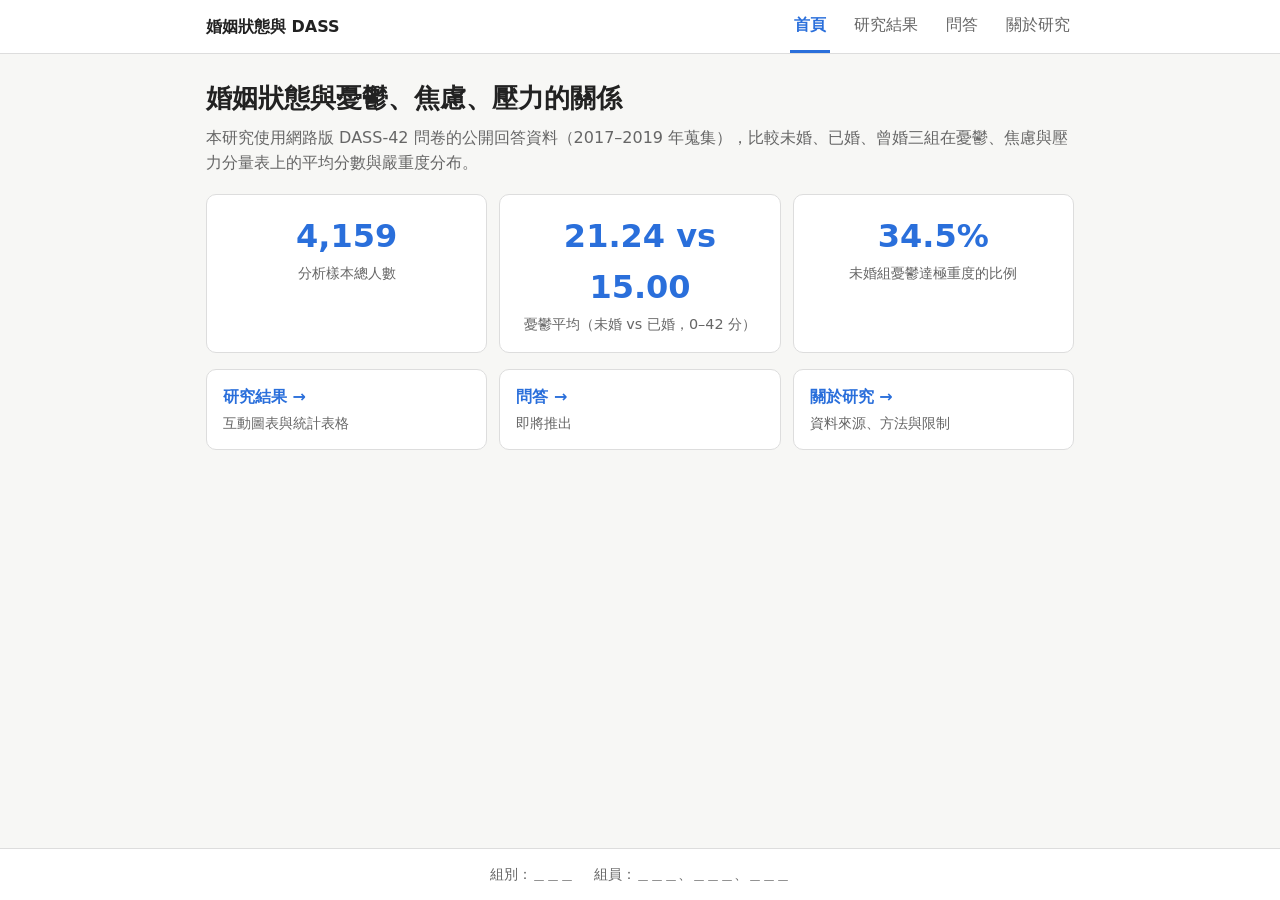
<file: index.html>
<!DOCTYPE html>
<html lang="zh-Hant">
<head>
<meta charset="UTF-8">
<meta name="viewport" content="width=device-width, initial-scale=1">
<title>婚姻狀態與憂鬱、焦慮、壓力的關係</title>
<link rel="stylesheet" href="style.css">
</head>
<body>
<nav class="site-nav"><div class="inner">
    <span class="brand">婚姻狀態與 DASS</span>
    <a href="index.html" class="active" aria-current="page">首頁</a><a href="results.html">研究結果</a><a href="ask.html">問答</a><a href="about.html">關於研究</a>
  </div></nav>
<main class="wrap">
  <h1>婚姻狀態與憂鬱、焦慮、壓力的關係</h1>
  <p class="intro">本研究使用網路版 DASS-42 問卷的公開回答資料（2017–2019 年蒐集），比較未婚、已婚、曾婚三組在憂鬱、焦慮與壓力分量表上的平均分數與嚴重度分布。</p>

  <div class="stats">
    <div class="stat"><div class="num" id="total">—</div><div class="lab">分析樣本總人數</div></div>
    <div class="stat"><div class="num">21.24 vs 15.00</div><div class="lab">憂鬱平均（未婚 vs 已婚，0–42 分）</div></div>
    <div class="stat"><div class="num" id="ext">—</div><div class="lab">未婚組憂鬱達極重度的比例</div></div>
  </div>

  <div class="links">
    <a href="results.html"><b>研究結果 →</b><span>互動圖表與統計表格</span></a>
    <a href="ask.html"><b>問答 →</b><span>即將推出</span></a>
    <a href="about.html"><b>關於研究 →</b><span>資料來源、方法與限制</span></a>
  </div>
</main>
<footer class="site-footer">
  <span>組別：＿＿＿</span><span>組員：＿＿＿、＿＿＿、＿＿＿</span>
</footer>
<script>
  // 數字由資料計算：三組人數加總、未婚組憂鬱極重度比例
  const N = [3604, 455, 100];
  document.getElementById("total").textContent = N.reduce((a,b)=>a+b,0).toLocaleString("en-US");
  document.getElementById("ext").textContent = (0.3448945616*100).toFixed(1) + "%";
</script>
</body>
</html>
</file>
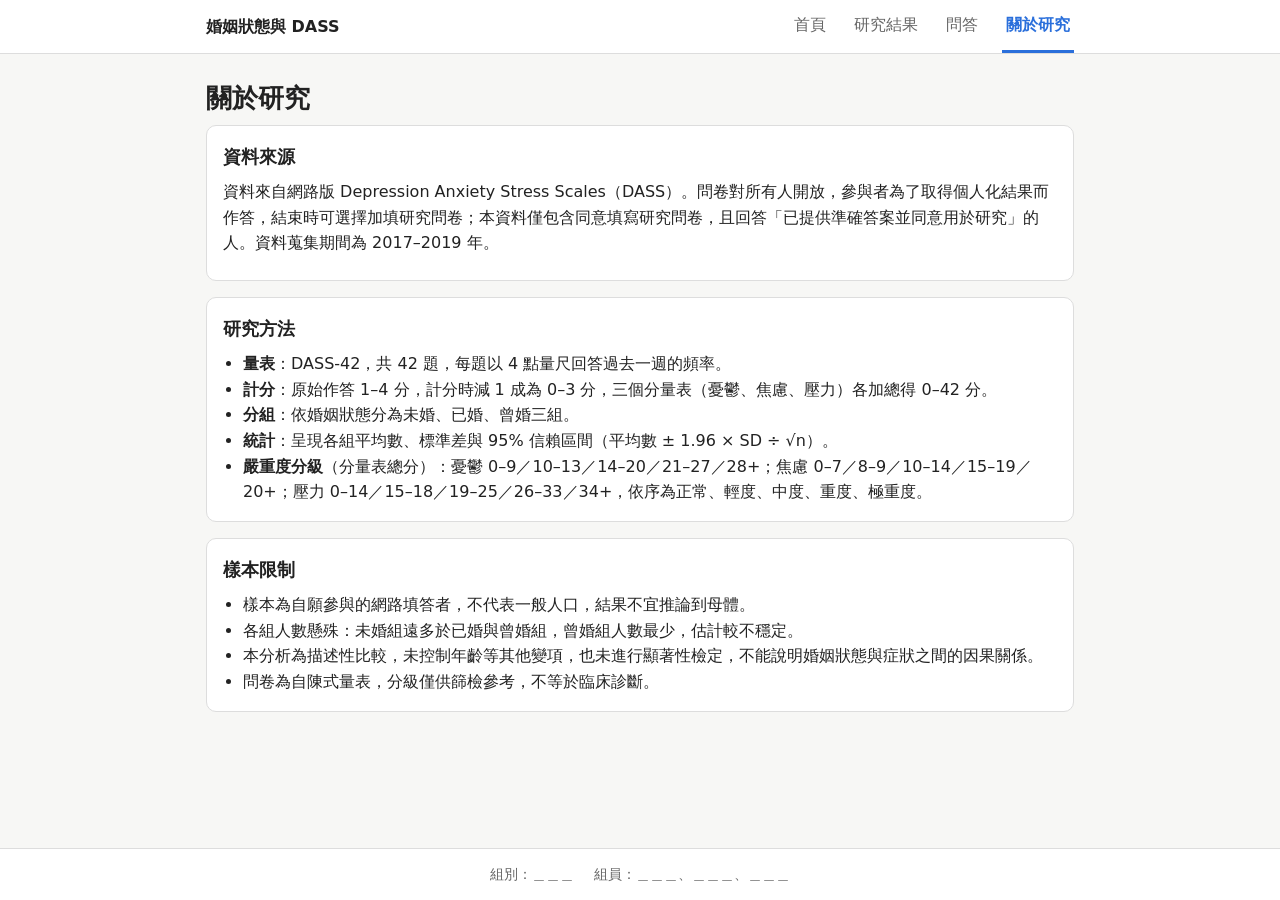
<file: about.html>
<!DOCTYPE html>
<html lang="zh-Hant">
<head>
<meta charset="UTF-8">
<meta name="viewport" content="width=device-width, initial-scale=1">
<title>關於研究｜婚姻狀態與憂鬱、焦慮、壓力</title>
<link rel="stylesheet" href="style.css">
</head>
<body>
<nav class="site-nav"><div class="inner">
    <span class="brand">婚姻狀態與 DASS</span>
    <a href="index.html">首頁</a><a href="results.html">研究結果</a><a href="ask.html">問答</a><a href="about.html" class="active" aria-current="page">關於研究</a>
  </div></nav>
<main class="wrap">
  <h1>關於研究</h1>

  <div class="card">
    <h2>資料來源</h2>
    <p>資料來自網路版 Depression Anxiety Stress Scales（DASS）。問卷對所有人開放，參與者為了取得個人化結果而作答，結束時可選擇加填研究問卷；本資料僅包含同意填寫研究問卷，且回答「已提供準確答案並同意用於研究」的人。資料蒐集期間為 2017–2019 年。</p>
  </div>

  <div class="card">
    <h2>研究方法</h2>
    <ul>
      <li><b>量表</b>：DASS-42，共 42 題，每題以 4 點量尺回答過去一週的頻率。</li>
      <li><b>計分</b>：原始作答 1–4 分，計分時減 1 成為 0–3 分，三個分量表（憂鬱、焦慮、壓力）各加總得 0–42 分。</li>
      <li><b>分組</b>：依婚姻狀態分為未婚、已婚、曾婚三組。</li>
      <li><b>統計</b>：呈現各組平均數、標準差與 95% 信賴區間（平均數 ± 1.96 × SD ÷ √n）。</li>
      <li><b>嚴重度分級</b>（分量表總分）：憂鬱 0–9／10–13／14–20／21–27／28+；焦慮 0–7／8–9／10–14／15–19／20+；壓力 0–14／15–18／19–25／26–33／34+，依序為正常、輕度、中度、重度、極重度。</li>
    </ul>
  </div>

  <div class="card">
    <h2>樣本限制</h2>
    <ul>
      <li>樣本為自願參與的網路填答者，不代表一般人口，結果不宜推論到母體。</li>
      <li>各組人數懸殊：未婚組遠多於已婚與曾婚組，曾婚組人數最少，估計較不穩定。</li>
      <li>本分析為描述性比較，未控制年齡等其他變項，也未進行顯著性檢定，不能說明婚姻狀態與症狀之間的因果關係。</li>
      <li>問卷為自陳式量表，分級僅供篩檢參考，不等於臨床診斷。</li>
    </ul>
  </div>
</main>
<footer class="site-footer">
  <span>組別：＿＿＿</span><span>組員：＿＿＿、＿＿＿、＿＿＿</span>
</footer>

</body>
</html>
</file>
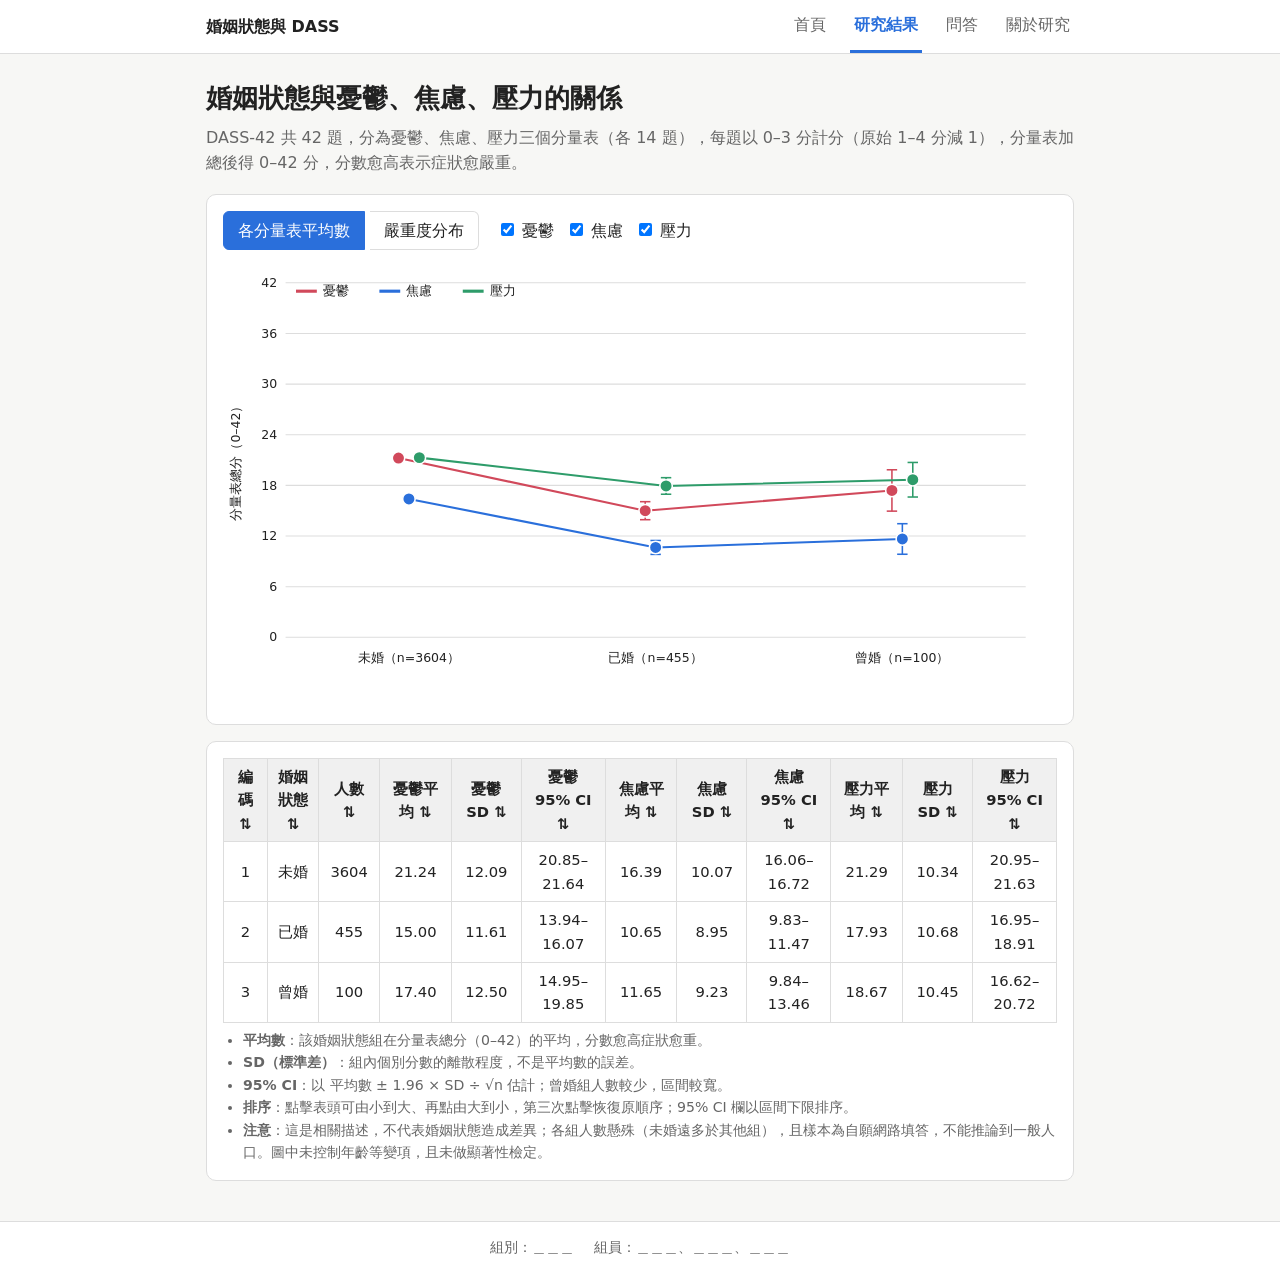
<file: results.html>
<!DOCTYPE html>
<html lang="zh-Hant">
<head>
<meta charset="UTF-8">
<meta name="viewport" content="width=device-width, initial-scale=1">
<title>研究結果｜婚姻狀態與憂鬱、焦慮、壓力</title>
<link rel="stylesheet" href="style.css">
</head>
<body>
<nav class="site-nav"><div class="inner">
    <span class="brand">婚姻狀態與 DASS</span>
    <a href="index.html">首頁</a><a href="results.html" class="active" aria-current="page">研究結果</a><a href="ask.html">問答</a><a href="about.html">關於研究</a>
  </div></nav>
<main class="wrap">
  <h1>婚姻狀態與憂鬱、焦慮、壓力的關係</h1>
  <p class="intro">DASS-42 共 42 題，分為憂鬱、焦慮、壓力三個分量表（各 14 題），每題以 0–3 分計分（原始 1–4 分減 1），分量表加總後得 0–42 分，分數愈高表示症狀愈嚴重。</p>

  <div class="card">
    <div class="controls">
      <div class="tabs">
        <button id="tab1" class="active">各分量表平均數</button>
        <button id="tab2">嚴重度分布</button>
      </div>
      <div id="sel1"></div>
      <div id="sel2" style="display:none"></div>
    </div>
    <div id="chart"></div>
  </div>

  <div class="card">
    <table id="tbl"></table>
    <div class="note" id="note"></div>
  </div>
</main>
<footer class="site-footer">
  <span>組別：＿＿＿</span><span>組員：＿＿＿、＿＿＿、＿＿＿</span>
</footer>
<div id="tip"></div>
<script>
// ===== 資料 =====
const GROUPS = [
  {code:1, name:"未婚", n:3604, m:{dep:21.24278579, anx:16.39150943, str:21.29189789},
                                 sd:{dep:12.08886242, anx:10.0725178,  str:10.34480383}},
  {code:2, name:"已婚", n:455,  m:{dep:15.0021978,  anx:10.64835165, str:17.93186813},
                                 sd:{dep:11.61354573, anx:8.949409483, str:10.68315071}},
  {code:3, name:"曾婚", n:100,  m:{dep:17.4,         anx:11.65,       str:18.67},
                                 sd:{dep:12.50212103, anx:9.23254564, str:10.44954689}}
];
const SUBS = [
  {key:"dep", name:"憂鬱", color:"#d1495b"},
  {key:"anx", name:"焦慮", color:"#2a6fdb"},
  {key:"str", name:"壓力", color:"#2e9c6a"}
];
const LEVELS = ["正常","輕度","中度","重度","極重度"];
const LEVEL_COLORS = ["#9ecae1","#fdd49e","#fdae6b","#e6550d","#a50f15"];

// 嚴重度比例（占各婚姻狀態人數；順序：正常、輕度、中度、重度、極重度）
// 鍵為婚姻狀態編碼 1=未婚、2=已婚、3=曾婚
const SEVERITY = {
  dep: {1:[0.2100443951,0.09378468368,0.1867369589,0.1645394007,0.3448945616],
        2:[0.4087912088,0.1054945055,0.1912087912,0.1230769231,0.1714285714],
        3:[0.38,0.08,0.14,0.16,0.24]},
  anx: {1:[0.2272475028,0.07103218646,0.1845172031,0.1545504994,0.3626526082],
        2:[0.4659340659,0.08351648352,0.178021978,0.09450549451,0.178021978],
        3:[0.37,0.11,0.22,0.11,0.19]},
  str: {1:[0.288845727,0.1243063263,0.2269700333,0.2125416204,0.147336293],
        2:[0.4307692308,0.1208791209,0.189010989,0.1604395604,0.0989010989],
        3:[0.37,0.14,0.21,0.21,0.07]}
};

// ===== 狀態 =====
let mode = 1;
let checked = new Set(["dep","anx","str"]);
let radio = "dep";
const $ = id => document.getElementById(id);
const tip = $("tip");
const fmt = x => x.toFixed(2);
const label = g => `${g.name}（n=${g.n}）`;
const ci = (g,k) => 1.96 * g.sd[k] / Math.sqrt(g.n);
const subName = k => SUBS.find(s=>s.key===k).name;

function showTip(e, html) {
  tip.innerHTML = html; tip.style.display = "block";
  tip.style.left = (e.clientX + 14) + "px"; tip.style.top = (e.clientY + 14) + "px";
}
function hideTip() { tip.style.display = "none"; }

// ===== 控制項 =====
function buildControls() {
  $("sel1").innerHTML = SUBS.map(s =>
    `<label><input type="checkbox" data-k="${s.key}" checked> ${s.name}</label>`).join("");
  $("sel2").innerHTML = SUBS.map(s =>
    `<label><input type="radio" name="sub" data-k="${s.key}" ${s.key===radio?"checked":""}> ${s.name}</label>`).join("");
  $("sel1").querySelectorAll("input").forEach(cb => cb.onchange = () => {
    if (cb.checked) checked.add(cb.dataset.k);
    else if (checked.size > 1) checked.delete(cb.dataset.k);
    else cb.checked = true;   // 至少保留一個
    render();
  });
  $("sel2").querySelectorAll("input").forEach(r => r.onchange = () => { radio = r.dataset.k; render(); });
  $("tab1").onclick = () => { mode = 1; render(); };
  $("tab2").onclick = () => { mode = 2; render(); };
}

// ===== 圖表一：折線圖 + 95% CI =====
function drawLine() {
  const W=800, H=420, L=60, R=30, T=20, B=60;
  const pw=W-L-R, ph=H-T-B;
  const x = i => L + pw*(i+0.5)/GROUPS.length;
  const y = v => T + ph*(1 - v/42);
  let s = `<svg viewBox="0 0 ${W} ${H}" width="100%">`;
  for (let v=0; v<=42; v+=6) {
    s += `<line class="grid" x1="${L}" x2="${W-R}" y1="${y(v)}" y2="${y(v)}"/>
          <text x="${L-8}" y="${y(v)+4}" text-anchor="end">${v}</text>`;
  }
  s += `<text transform="translate(16 ${T+ph/2}) rotate(-90)" text-anchor="middle">分量表總分（0–42）</text>`;
  GROUPS.forEach((g,i) => s += `<text x="${x(i)}" y="${H-B+24}" text-anchor="middle">${label(g)}</text>`);
  SUBS.filter(sb=>checked.has(sb.key)).forEach((sb,si,arr) => {
    const off = (si-(arr.length-1)/2)*10;   // 小幅水平位移避免誤差線重疊
    const pts = GROUPS.map((g,i)=>`${x(i)+off},${y(g.m[sb.key])}`).join(" ");
    s += `<polyline points="${pts}" fill="none" stroke="${sb.color}" stroke-width="2"/>`;
    GROUPS.forEach((g,i) => {
      const cx=x(i)+off, c=ci(g,sb.key), lo=Math.max(0,g.m[sb.key]-c), hi=Math.min(42,g.m[sb.key]+c);
      s += `<g stroke="${sb.color}" stroke-width="1.5">
              <line x1="${cx}" x2="${cx}" y1="${y(lo)}" y2="${y(hi)}"/>
              <line x1="${cx-5}" x2="${cx+5}" y1="${y(lo)}" y2="${y(lo)}"/>
              <line x1="${cx-5}" x2="${cx+5}" y1="${y(hi)}" y2="${y(hi)}"/></g>
            <circle cx="${cx}" cy="${y(g.m[sb.key])}" r="6" fill="${sb.color}" stroke="#fff" stroke-width="1.5"
              data-g="${i}" data-k="${sb.key}" style="cursor:pointer"/>`;
    });
  });
  // 圖例
  SUBS.filter(sb=>checked.has(sb.key)).forEach((sb,i) => {
    s += `<line x1="${L+10+i*80}" x2="${L+30+i*80}" y1="${T+8}" y2="${T+8}" stroke="${sb.color}" stroke-width="3"/>
          <text x="${L+36+i*80}" y="${T+12}">${sb.name}</text>`;
  });
  s += `</svg>`;
  $("chart").innerHTML = s;
  $("chart").querySelectorAll("circle").forEach(c => {
    const g = GROUPS[c.dataset.g], k = c.dataset.k;
    c.onmousemove = e => showTip(e, `${subName(k)}｜${g.name}<br>平均數：${fmt(g.m[k])}<br>標準差：${fmt(g.sd[k])}`);
    c.onmouseleave = hideTip;
  });
}

// ===== 圖表二：橫向堆疊長條圖 =====
function drawStack() {
  const data = SEVERITY[radio];
  if (!data) {
    $("chart").innerHTML = `<div class="empty">尚未填入「${subName(radio)}」的嚴重度人數。<br>請在檔案開頭的 SEVERITY 區塊填入各婚姻狀態的五級比例。</div>`;
    return;
  }
  const W=800, rowH=70, L=130, R=30, T=20, B=50, H=T+B+rowH*GROUPS.length;
  const pw=W-L-R;
  let s = `<svg viewBox="0 0 ${W} ${H}" width="100%">`;
  for (let p=0; p<=100; p+=20) {
    const xx = L + pw*p/100;
    s += `<line class="grid" x1="${xx}" x2="${xx}" y1="${T}" y2="${H-B}"/>
          <text x="${xx}" y="${H-B+18}" text-anchor="middle">${p}%</text>`;
  }
  s += `<text x="${L+pw/2}" y="${H-6}" text-anchor="middle">百分比</text>`;
  GROUPS.forEach((g,i) => {
    const row = data[g.code], tot = row.reduce((a,b)=>a+b,0);
    const yy = T + i*rowH + 10;
    s += `<text x="${L-8}" y="${yy+rowH/2-6}" text-anchor="end">${label(g)}</text>`;
    let acc = 0;
    row.forEach((c,j) => {
      const pct = tot ? c/tot*100 : 0, w = pw*pct/100;
      s += `<rect x="${L+pw*acc/100}" y="${yy}" width="${w}" height="${rowH-30}" fill="${LEVEL_COLORS[j]}"
              data-name="${LEVELS[j]}" data-pct="${pct.toFixed(1)}"/>`;
      acc += pct;
    });
  });
  LEVELS.forEach((l,j) => {
    s += `<rect x="${L+j*90}" y="0" width="12" height="12" fill="${LEVEL_COLORS[j]}"/>
          <text x="${L+j*90+16}" y="11">${l}</text>`;
  });
  s += `</svg>`;
  $("chart").innerHTML = s;
  $("chart").querySelectorAll("rect[data-name]").forEach(r => {
    r.onmousemove = e => showTip(e, `${r.dataset.name}：${r.dataset.pct}%`);
    r.onmouseleave = hideTip;
  });
}

// ===== 表格與註解 =====
let sort = {col:-1, dir:1};   // col=-1 表示維持原順序
function drawTable() {
  let heads, rows, note;
  if (mode === 1) {
    const ks = SUBS.filter(s=>checked.has(s.key));
    heads = ["編碼","婚姻狀態","人數"];
    ks.forEach(s => heads.push(s.name+"平均", s.name+"SD", s.name+"95% CI"));
    rows = GROUPS.map(g => {
      const r = [{t:g.code,v:g.code},{t:g.name,v:g.code},{t:g.n,v:g.n}];
      ks.forEach(s => {
        const c = ci(g,s.key), m = g.m[s.key];
        r.push({t:fmt(m),v:m},{t:fmt(g.sd[s.key]),v:g.sd[s.key]},{t:fmt(m-c)+"–"+fmt(m+c),v:m-c});
      });
      return r;
    });
    note = `<ul>
      <li><b>平均數</b>：該婚姻狀態組在分量表總分（0–42）的平均，分數愈高症狀愈重。</li>
      <li><b>SD（標準差）</b>：組內個別分數的離散程度，不是平均數的誤差。</li>
      <li><b>95% CI</b>：以 平均數 ± 1.96 × SD ÷ √n 估計；曾婚組人數較少，區間較寬。</li>
      <li><b>排序</b>：點擊表頭可由小到大、再點由大到小，第三次點擊恢復原順序；95% CI 欄以區間下限排序。</li>
      <li><b>注意</b>：這是相關描述，不代表婚姻狀態造成差異；各組人數懸殊（未婚遠多於其他組），且樣本為自願網路填答，不能推論到一般人口。圖中未控制年齡等變項，且未做顯著性檢定。</li></ul>`;
  } else {
    const data = SEVERITY[radio];
    heads = ["編碼","婚姻狀態","人數"].concat(LEVELS);
    rows = GROUPS.map(g => {
      const r = [{t:g.code,v:g.code},{t:g.name,v:g.code},{t:g.n,v:g.n}];
      const row = data[g.code], tot = row.reduce((a,b)=>a+b,0);
      row.forEach(c => r.push({t:(c/tot*100).toFixed(1)+"%", v:c/tot}));
      return r;
    });
    note = `<ul>
      <li><b>百分比</b>：該婚姻狀態組中落在各嚴重度等級的比例，各列加總為 100%。</li>
      <li><b>分級切點（分量表總分）</b>：憂鬱 0–9／10–13／14–20／21–27／28+；焦慮 0–7／8–9／10–14／15–19／20+；壓力 0–14／15–18／19–25／26–33／34+（依序為正常、輕度、中度、重度、極重度）。</li>
      <li><b>注意</b>：百分比以各組自身人數為分母，可比較組間結構，但曾婚組人數少，百分比較不穩定。分級依所採用的切點而定，且僅為篩檢參考，不等於臨床診斷。</li></ul>`;
  }
  if (sort.col >= heads.length) sort = {col:-1, dir:1};
  if (sort.col >= 0) rows.sort((x,y) => (x[sort.col].v - y[sort.col].v) * sort.dir);
  const arrow = i => sort.col===i ? (sort.dir===1 ? " ▲" : " ▼") : " ⇅";
  $("tbl").innerHTML = "<tr>" + heads.map((h,i)=>`<th data-c="${i}" style="cursor:pointer;user-select:none" title="點擊排序">${h}${arrow(i)}</th>`).join("") + "</tr>" +
    rows.map(r => "<tr>" + r.map(c=>`<td>${c.t}</td>`).join("") + "</tr>").join("");
  $("tbl").querySelectorAll("th").forEach(th => th.onclick = () => {
    const c = +th.dataset.c;
    if (sort.col === c) { if (sort.dir === 1) sort.dir = -1; else sort = {col:-1, dir:1}; }
    else sort = {col:c, dir:1};
    drawTable();
  });
  $("note").innerHTML = note;
}

function render() {
  $("tab1").classList.toggle("active", mode===1);
  $("tab2").classList.toggle("active", mode===2);
  $("sel1").style.display = mode===1 ? "" : "none";
  $("sel2").style.display = mode===2 ? "" : "none";
  hideTip();
  mode===1 ? drawLine() : drawStack();
  drawTable();
}
buildControls();
render();
</script>
</body>
</html>
</file>
<file: style.css>
/* 共用外觀：導覽列、頁尾、版面、卡片；以及圖表與表格樣式 */
:root { --bg:#f7f7f5; --card:#fff; --text:#222; --muted:#666; --line:#ddd; --accent:#2a6fdb; }
@media (prefers-color-scheme: dark) {
  :root { --bg:#1b1b1b; --card:#262626; --text:#eee; --muted:#aaa; --line:#444; --accent:#5b9bff; }
}
* { box-sizing: border-box; }
body { margin:0; background:var(--bg); color:var(--text); min-height:100vh;
       display:flex; flex-direction:column;
       font-family:"Noto Sans TC","Microsoft JhengHei",system-ui,sans-serif; line-height:1.6; }
.wrap { width:100%; max-width:900px; margin:0 auto; padding:24px 16px; flex:1; }

/* 導覽列 */
.site-nav { background:var(--card); border-bottom:1px solid var(--line); }
.site-nav .inner { max-width:900px; margin:0 auto; padding:0 16px; display:flex; flex-wrap:wrap;
                   align-items:center; gap:4px 20px; }
.site-nav .brand { font-weight:700; padding:12px 0; margin-right:auto; }
.site-nav a { color:var(--muted); text-decoration:none; padding:12px 4px; border-bottom:3px solid transparent; }
.site-nav a:hover { color:var(--text); }
.site-nav a.active { color:var(--accent); border-bottom-color:var(--accent); font-weight:600; }

/* 頁尾 */
.site-footer { border-top:1px solid var(--line); background:var(--card); color:var(--muted);
               font-size:.9rem; text-align:center; padding:14px 16px; }
.site-footer span { margin:0 10px; }

/* 一般內容 */
h1 { font-size:1.6rem; margin:0 0 6px; }
h2 { font-size:1.15rem; margin:0 0 8px; }
.intro { color:var(--muted); margin:0 0 18px; }
.card { background:var(--card); border:1px solid var(--line); border-radius:10px; padding:16px; margin-bottom:16px; }
.card p { margin:0 0 8px; }
.card ul { margin:6px 0 0; padding-left:20px; }

/* 首頁：數字卡片與入口 */
.stats { display:grid; grid-template-columns:repeat(auto-fit,minmax(200px,1fr)); gap:12px; margin-bottom:16px; }
.stat { background:var(--card); border:1px solid var(--line); border-radius:10px; padding:16px; text-align:center; }
.stat .num { font-size:2rem; font-weight:700; color:var(--accent); }
.stat .lab { color:var(--muted); font-size:.9rem; }
.links { display:grid; grid-template-columns:repeat(auto-fit,minmax(200px,1fr)); gap:12px; }
.links a { display:block; background:var(--card); border:1px solid var(--line); border-radius:10px;
           padding:14px 16px; color:var(--text); text-decoration:none; }
.links a:hover { border-color:var(--accent); }
.links a b { display:block; color:var(--accent); }
.links a span { color:var(--muted); font-size:.88rem; }
.coming { text-align:center; padding:48px 16px; color:var(--muted); }
.coming b { display:block; font-size:1.3rem; color:var(--text); margin-bottom:6px; }

/* 研究結果頁：圖表、控制項、表格 */
  h1 { font-size:1.6rem; margin:0 0 6px; }
  .intro { color:var(--muted); margin:0 0 18px; }
  .controls { display:flex; flex-wrap:wrap; gap:18px; align-items:center; margin-bottom:12px; }
  .tabs button { padding:6px 14px; border:1px solid var(--line); background:transparent; color:var(--text);
                 cursor:pointer; font:inherit; }
  .tabs button:first-child { border-radius:6px 0 0 6px; }
  .tabs button:last-child { border-radius:0 6px 6px 0; border-left:none; }
  .tabs button.active { background:#2a6fdb; color:#fff; border-color:#2a6fdb; }
  .controls label { margin-right:12px; cursor:pointer; white-space:nowrap; }
  #chart { width:100%; overflow-x:auto; }
  svg text { fill:var(--text); font-size:12px; }
  svg .grid { stroke:var(--line); stroke-width:1; }
  .empty { padding:60px 10px; text-align:center; color:var(--muted); }
  #tip { position:fixed; pointer-events:none; background:rgba(30,30,30,.92); color:#fff; padding:6px 10px;
         border-radius:6px; font-size:13px; display:none; z-index:10; white-space:nowrap; }
  table { width:100%; border-collapse:collapse; font-size:.92rem; }
  th, td { border:1px solid var(--line); padding:6px 10px; text-align:center; }
  th { background:rgba(128,128,128,.12); }
  .note { font-size:.88rem; color:var(--muted); }
  .note ul { margin:6px 0 0; padding-left:20px; }
</file>
